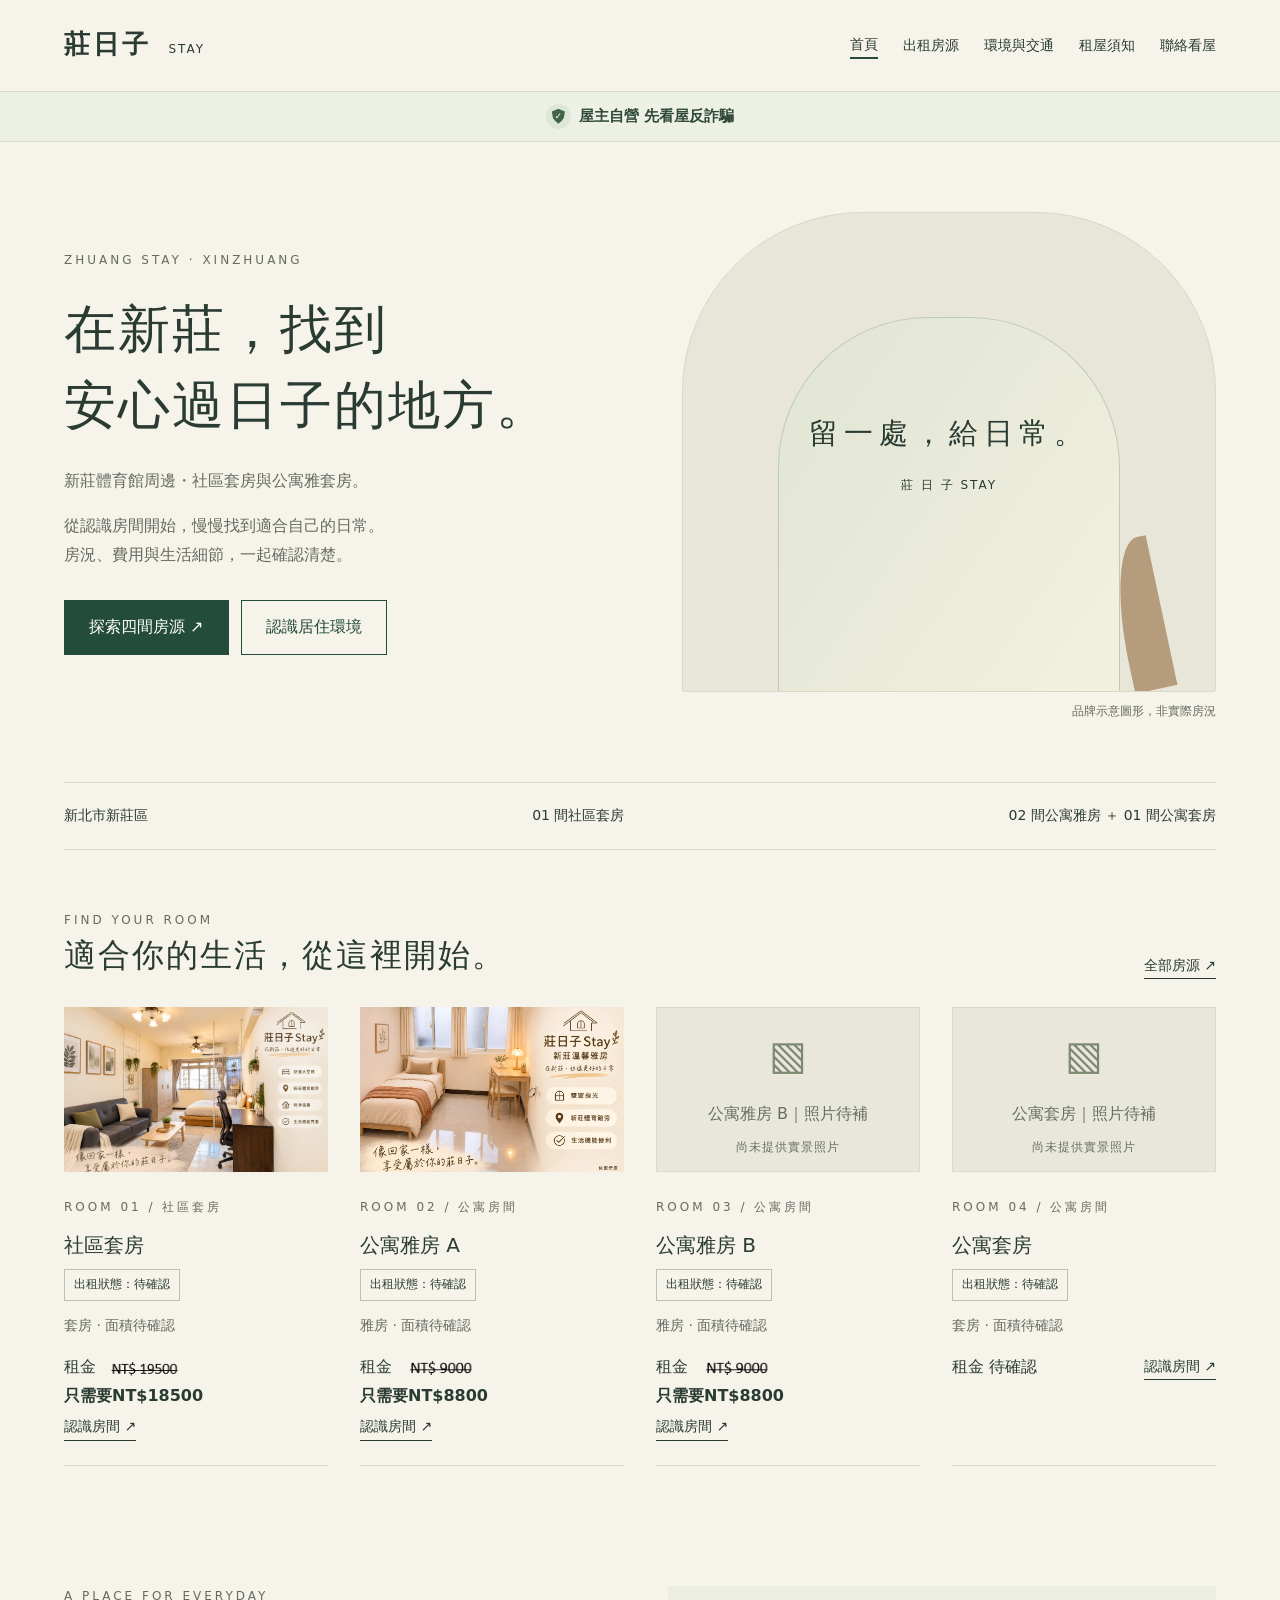
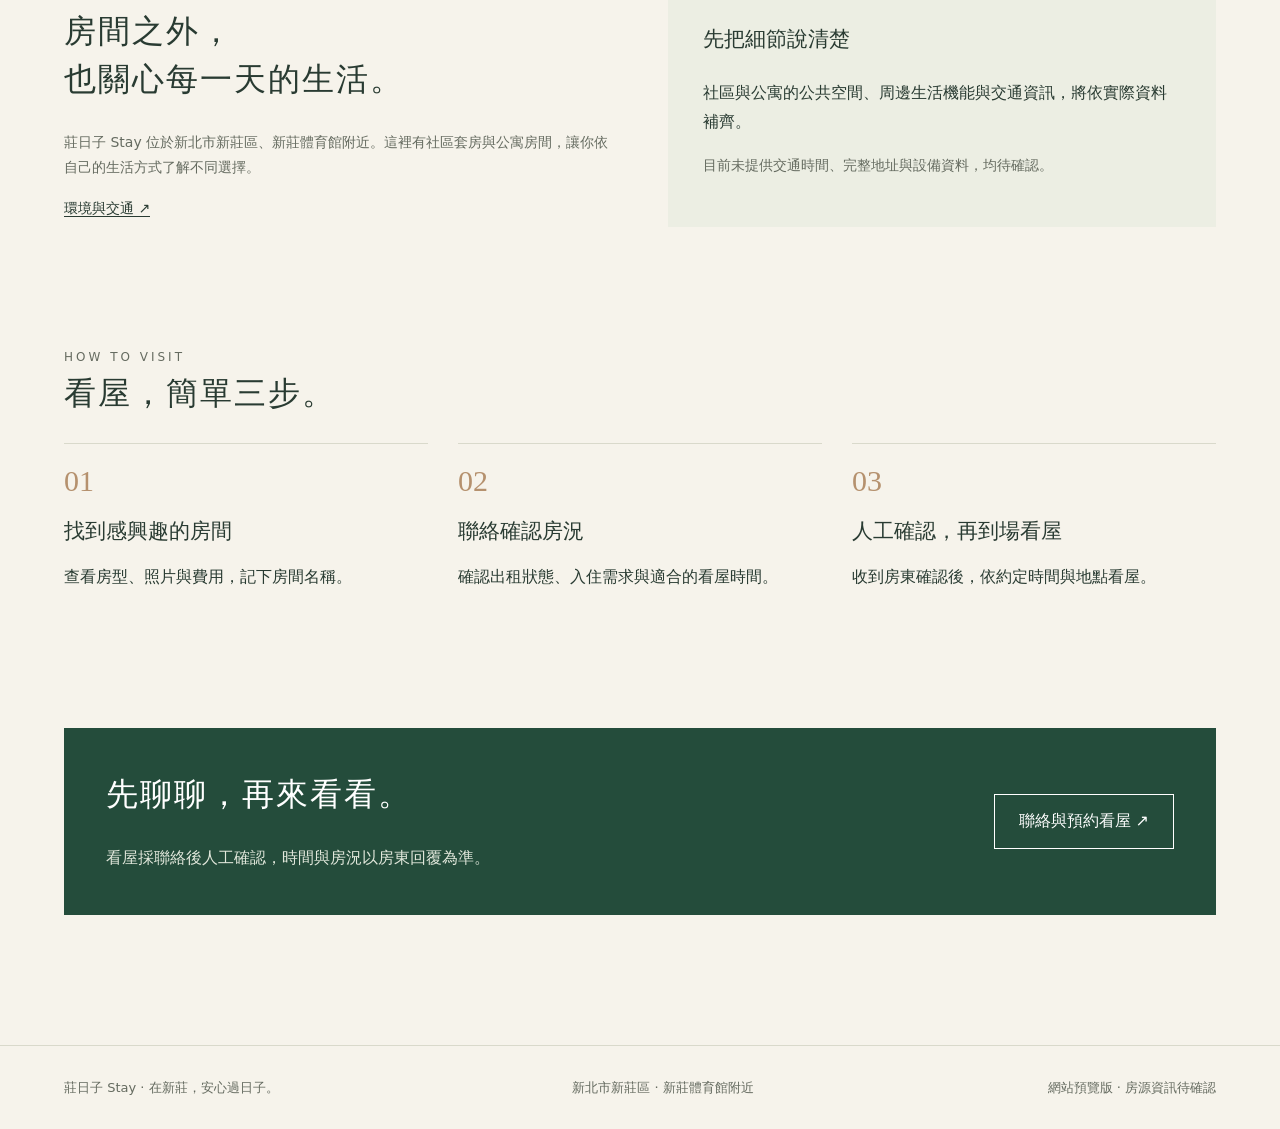
<file: index.html>
<!doctype html><html lang="zh-Hant"><head><meta charset="UTF-8"><meta name="viewport" content="width=device-width, initial-scale=1"><meta name="description" content="莊日子 Stay｜新莊體育館周邊，社區套房與公寓雅套房。了解房況、費用與居住環境，聯絡預約看屋。"><title>首頁｜莊日子 Stay</title><link rel="stylesheet" href="style.css"><script defer src="data.js?v=apartment-room-b-rent"></script><script defer src="app.js?v=apartment-room-b-rent"></script>
<style>
  .owner-notice {
    display: flex;
    align-items: center;
    justify-content: center;
    gap: 8px;
    padding: 12px 16px;
    background: #edf0e5;
    border-bottom: 1px solid #d5ddcc;
    color: #304939;
    font-size: 0.9375rem;
    font-weight: 700;
    line-height: 1.5;
  }
  .owner-notice-icon {
    display: grid;
    flex: none;
    place-items: center;
    width: 25px;
    height: 25px;
    border-radius: 50%;
    background: #dce7d6;
  }
  .owner-notice-shield {
    display: grid;
    place-items: center;
    width: 13px;
    height: 15px;
    clip-path: polygon(50% 0, 100% 18%, 92% 62%, 74% 82%, 50% 100%, 26% 82%, 8% 62%, 0 18%);
    background: #416347;
    color: #fff;
    font: 700 9px/1 system-ui, sans-serif;
  }
</style>
<script>
document.addEventListener('DOMContentLoaded', () => {
  const header = document.querySelector('#app > header');
  const notice = document.getElementById('owner-notice-template');
  if (header && notice) {
    header.after(notice.content.cloneNode(true));
  }
});
</script>
</head><body data-page="home" data-room="index"><div id="app"></div>
<template id="owner-notice-template">
  <aside class="owner-notice" aria-label="反詐騙提醒">
    <span class="owner-notice-icon" aria-hidden="true"><span class="owner-notice-shield">✓</span></span>
    <span>屋主自營 先看屋反詐騙</span>
  </aside>
</template>
<noscript>此預覽需要 JavaScript 才能呈現房源資料，請啟用 JavaScript 後重新整理。</noscript></body></html>
</file>
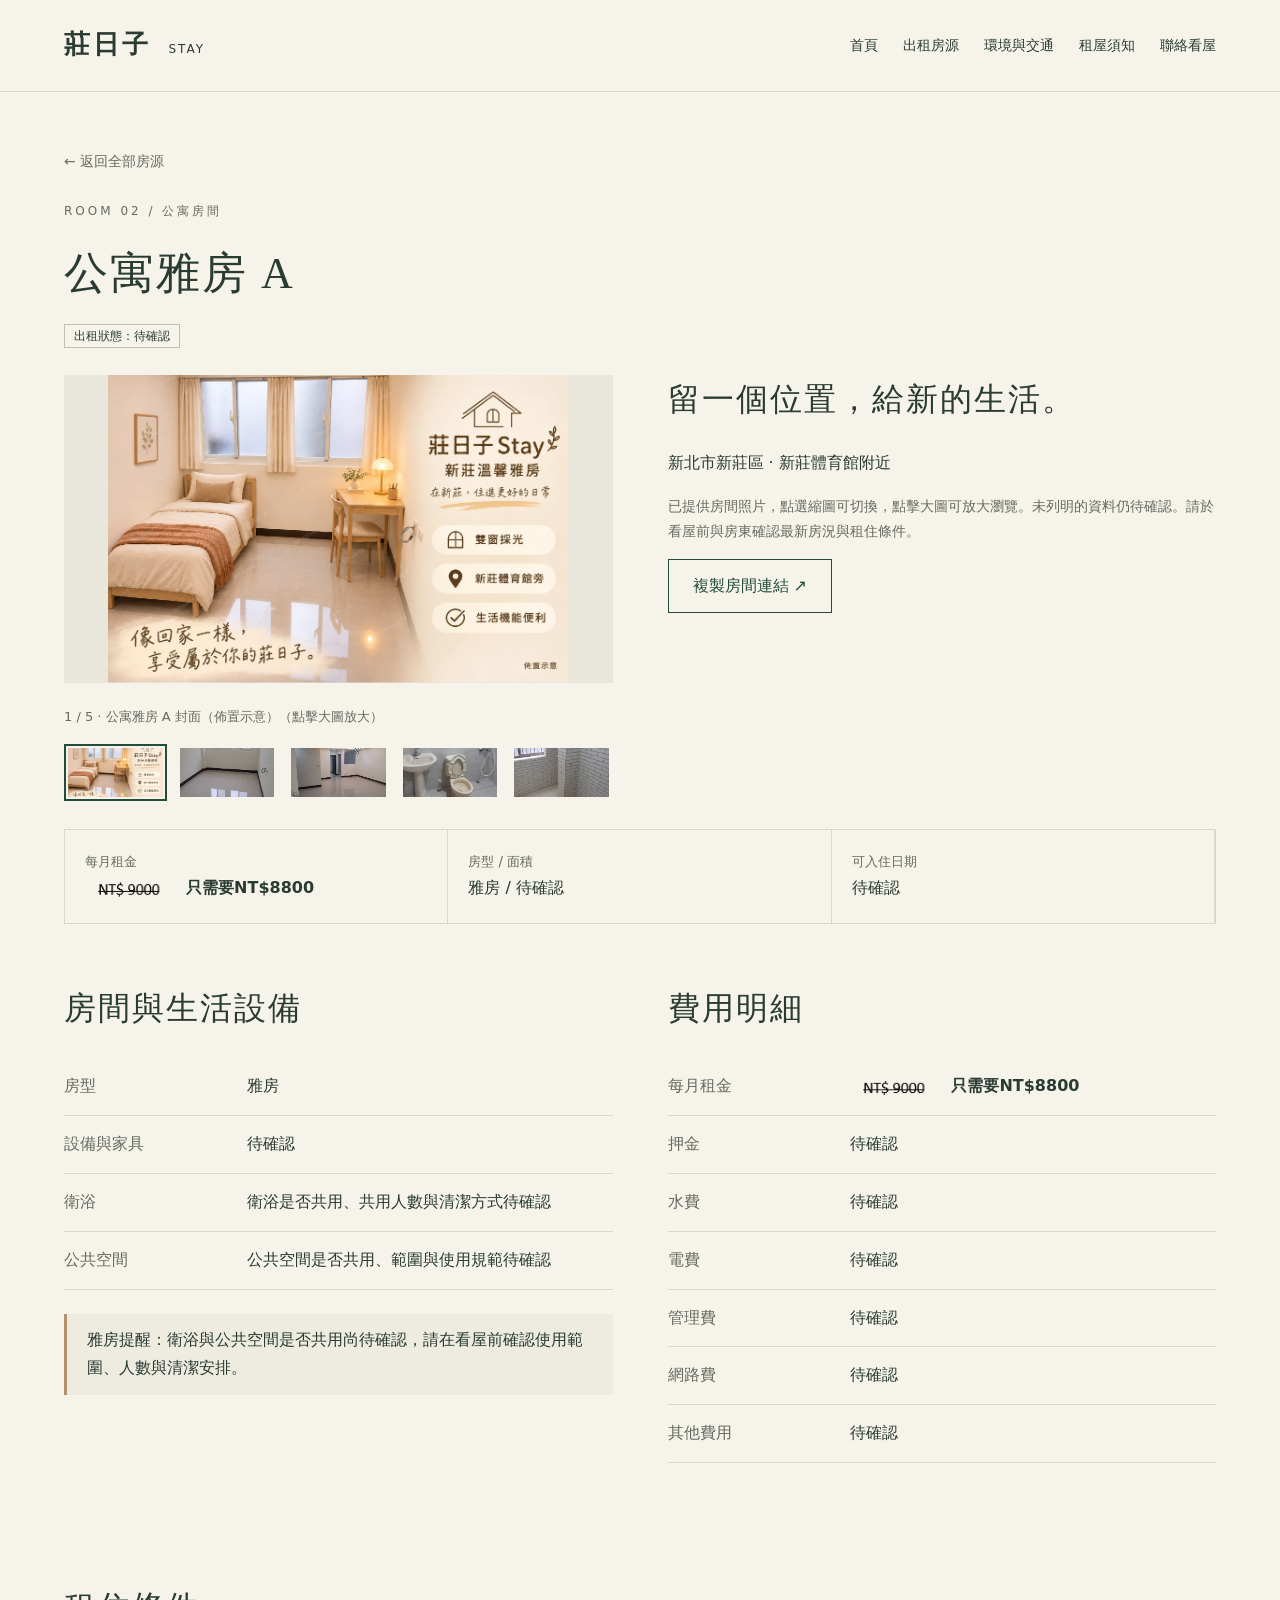
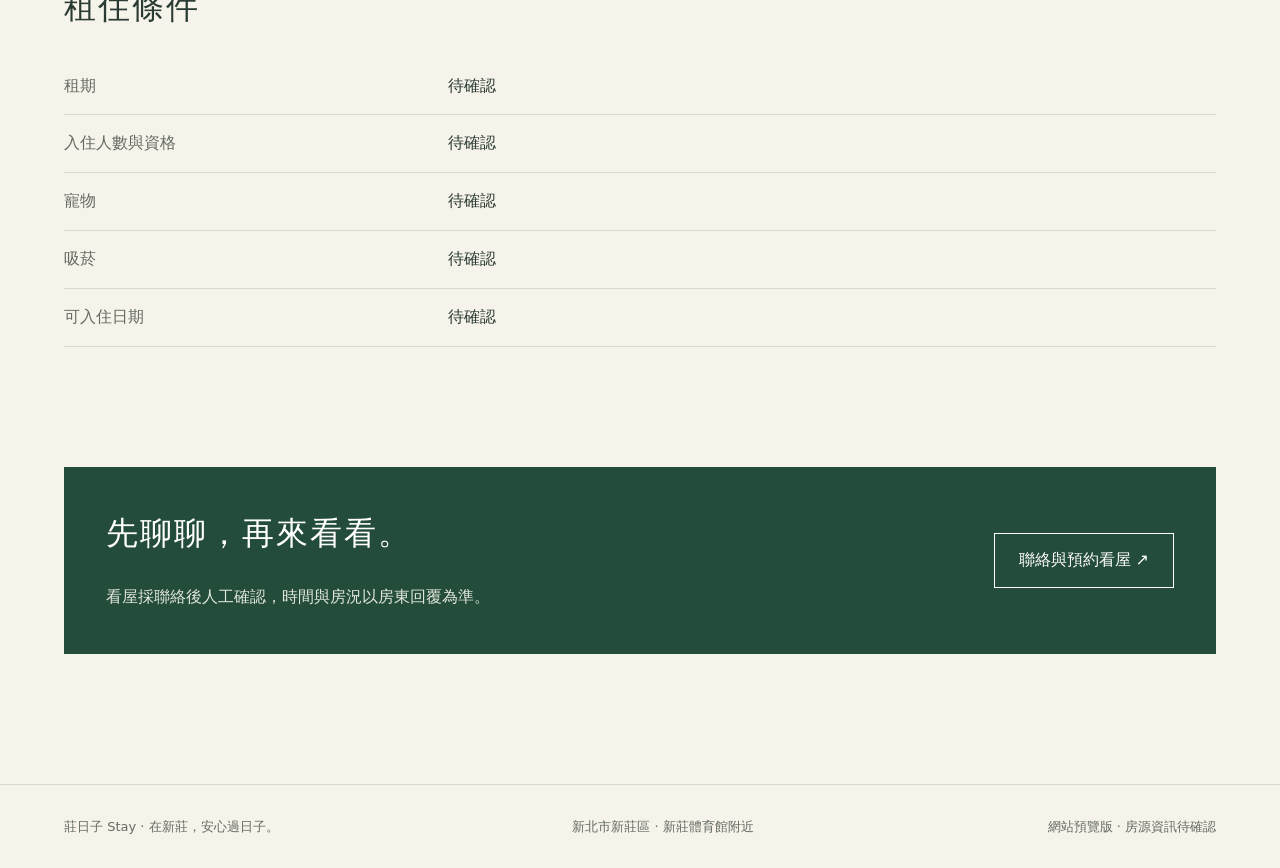
<file: apartment-room-a.html>
<!doctype html><html lang="zh-Hant"><head><meta charset="UTF-8"><meta name="viewport" content="width=device-width, initial-scale=1"><meta name="description" content="莊日子 Stay｜新莊體育館周邊，社區套房與公寓雅套房。了解房況、費用與居住環境，聯絡預約看屋。"><title>房間介紹｜莊日子 Stay</title><link rel="stylesheet" href="style.css"><script defer src="data.js?v=apartment-room-a-rent"></script><script defer src="app.js?v=apartment-room-a-rent"></script></head><body data-page="room" data-room="apartment-room-a"><div id="app"></div><noscript>此預覽需要 JavaScript 才能呈現房源資料，請啟用 JavaScript 後重新整理。</noscript></body></html>
</file>
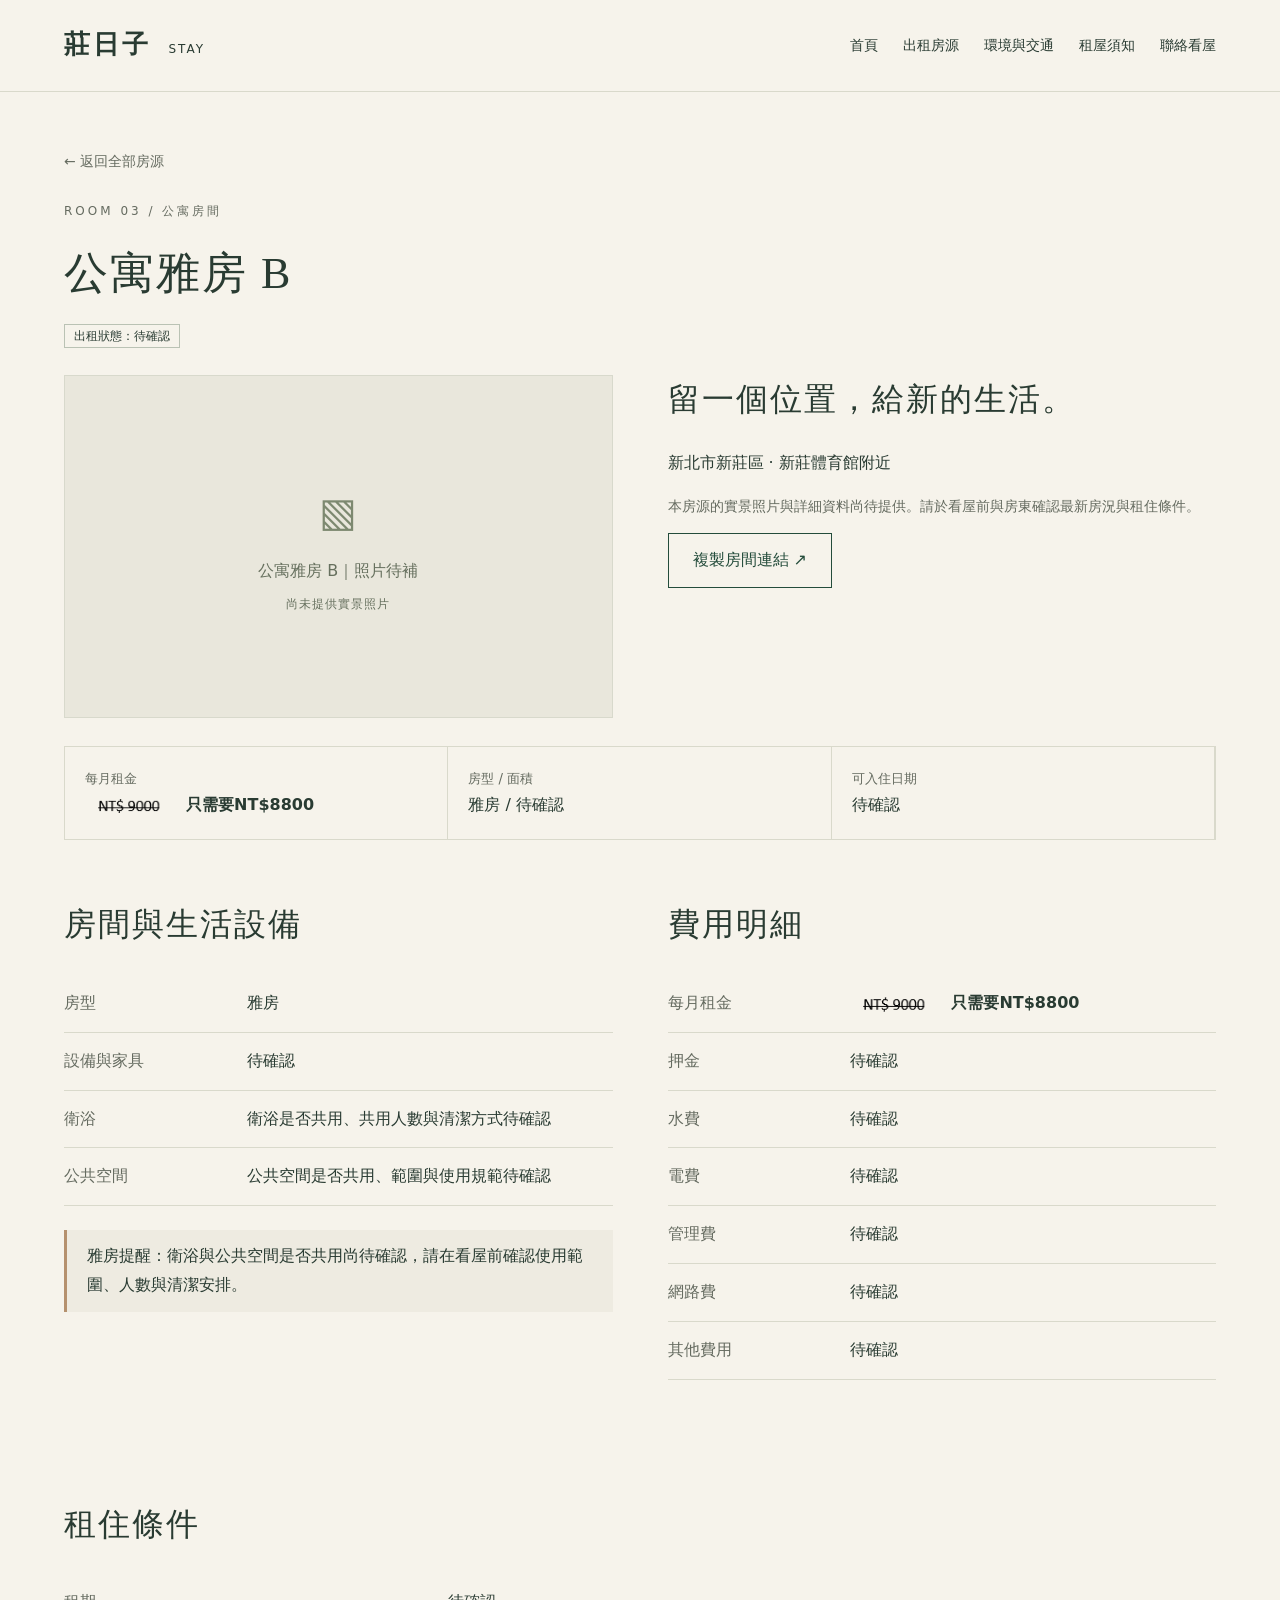
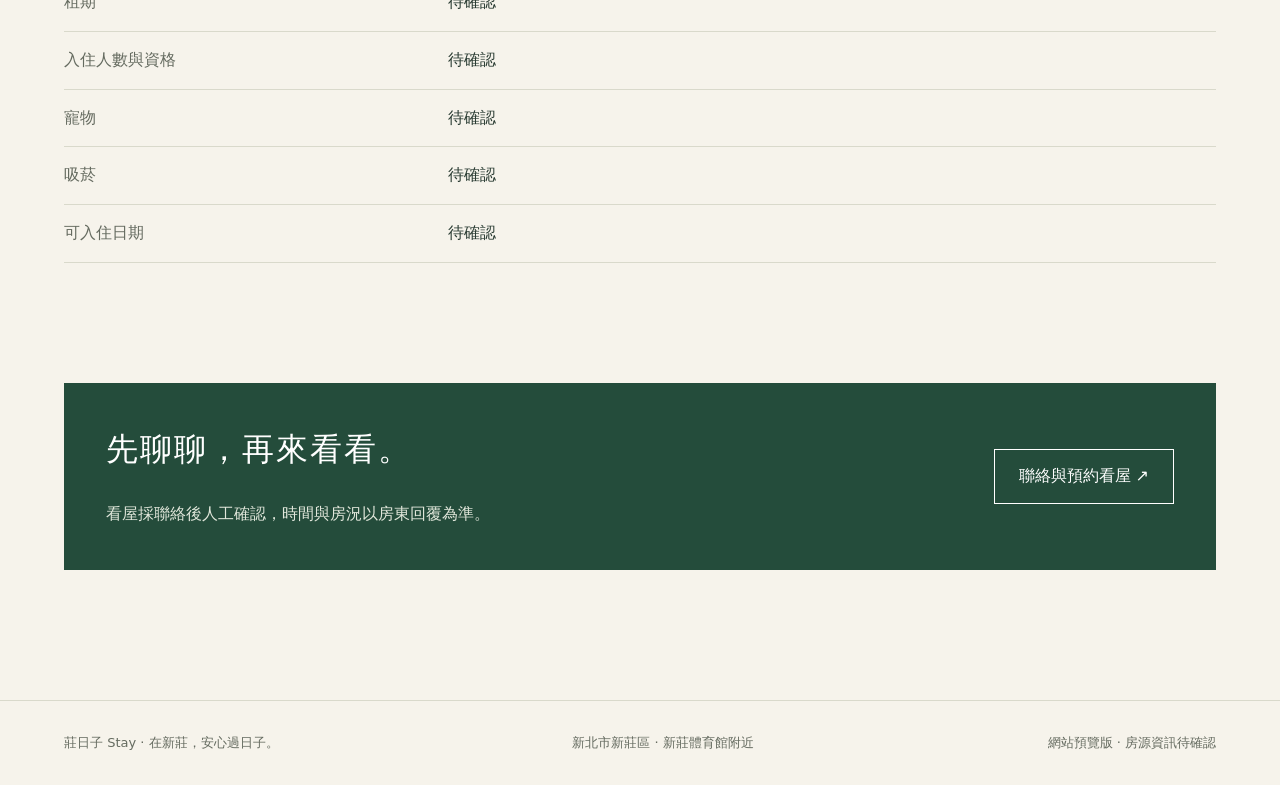
<file: apartment-room-b.html>
<!doctype html><html lang="zh-Hant"><head><meta charset="UTF-8"><meta name="viewport" content="width=device-width, initial-scale=1"><meta name="description" content="莊日子 Stay｜新莊體育館周邊，社區套房與公寓雅套房。了解房況、費用與居住環境，聯絡預約看屋。"><title>房間介紹｜莊日子 Stay</title><link rel="stylesheet" href="style.css"><script defer src="data.js?v=apartment-room-b-rent"></script><script defer src="app.js?v=apartment-room-b-rent"></script></head><body data-page="room" data-room="apartment-room-b"><div id="app"></div><noscript>此預覽需要 JavaScript 才能呈現房源資料，請啟用 JavaScript 後重新整理。</noscript></body></html>
</file>
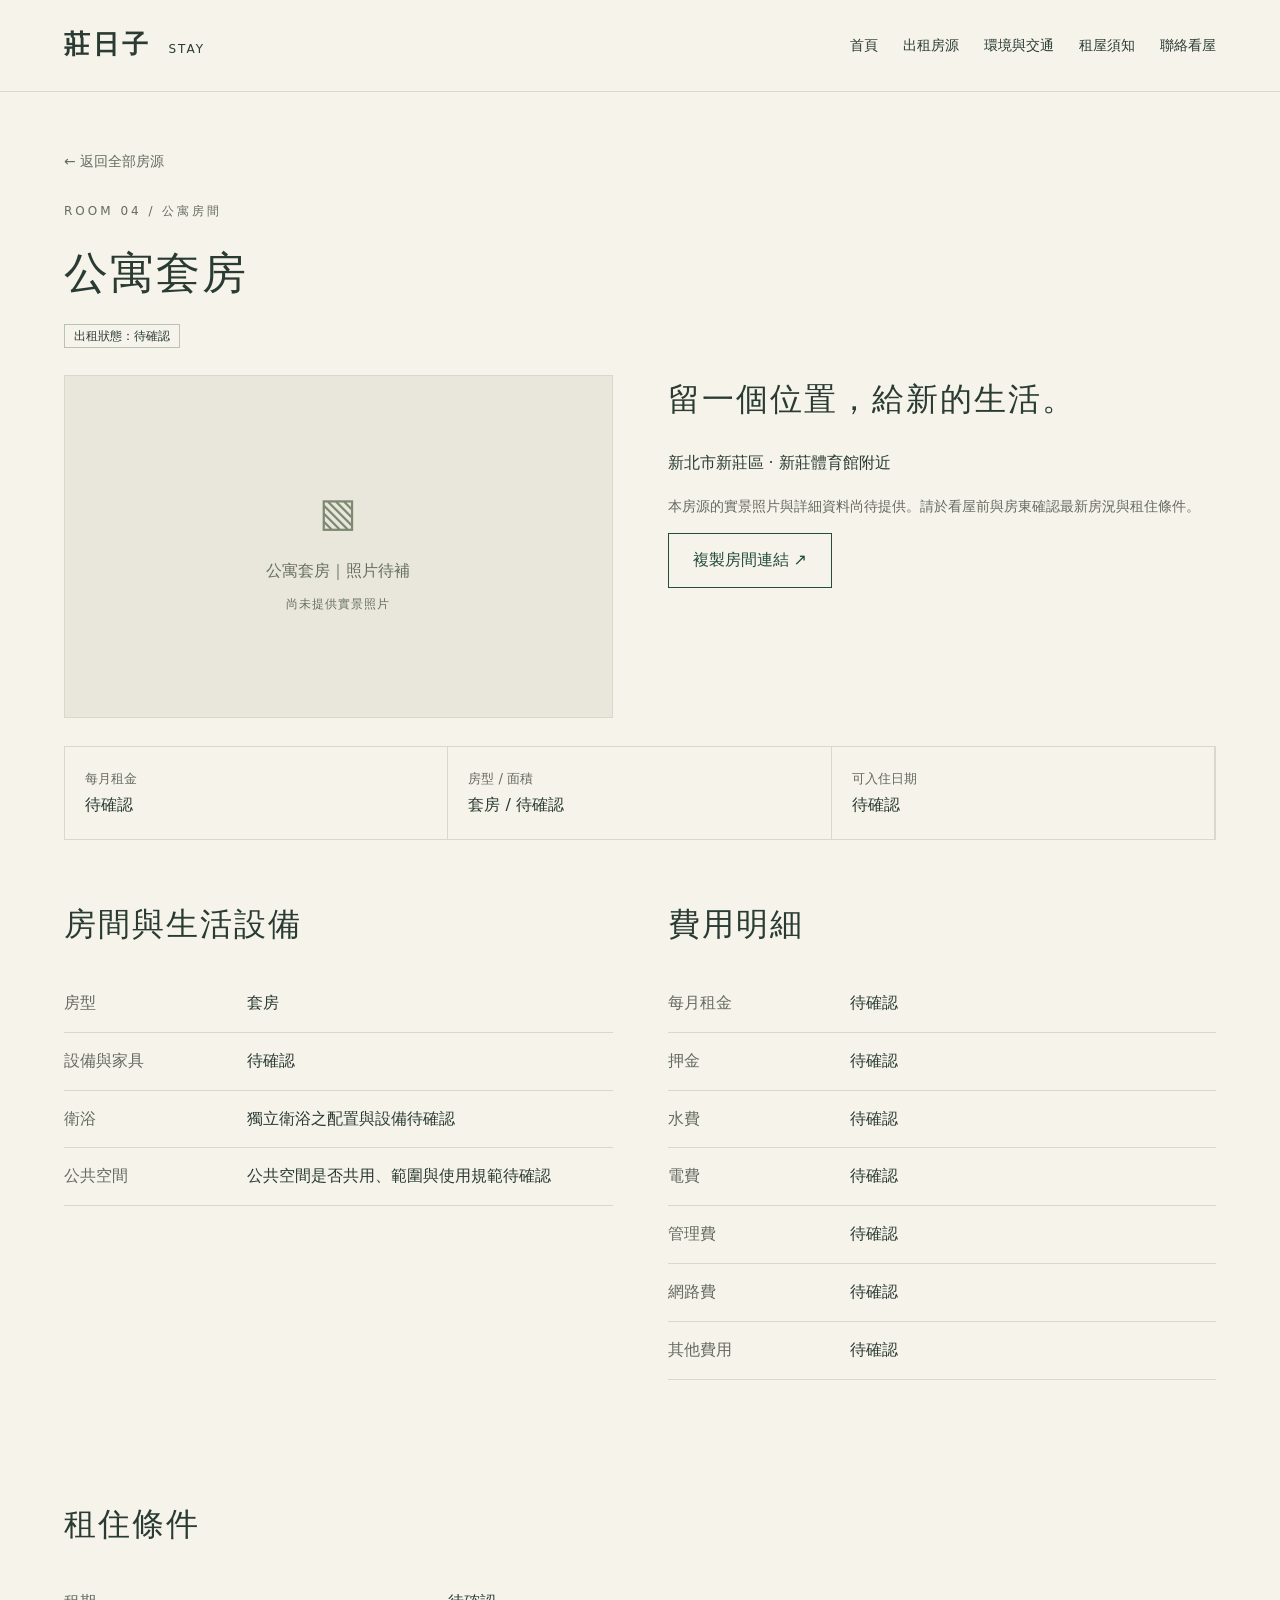
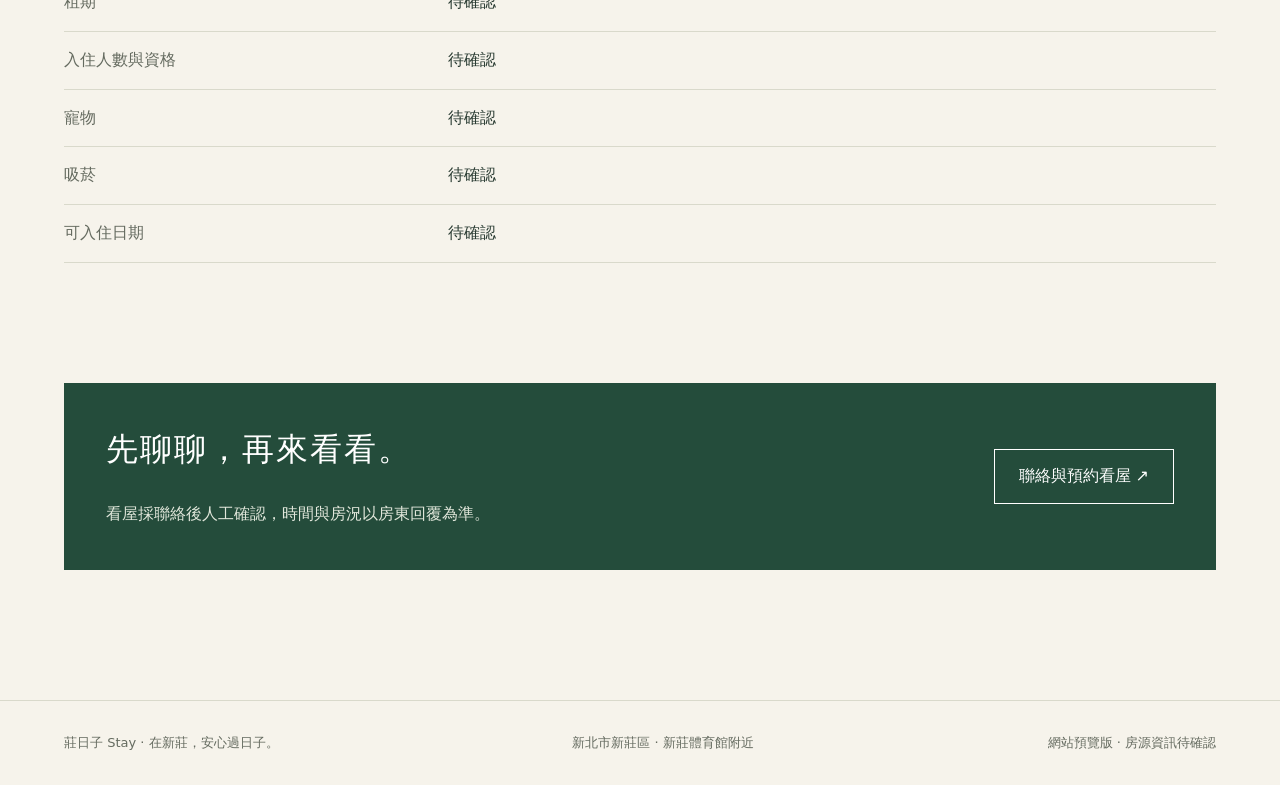
<file: apartment-suite.html>
<!doctype html><html lang="zh-Hant"><head><meta charset="UTF-8"><meta name="viewport" content="width=device-width, initial-scale=1"><meta name="description" content="莊日子 Stay｜新莊體育館周邊，社區套房與公寓雅套房。了解房況、費用與居住環境，聯絡預約看屋。"><title>房間介紹｜莊日子 Stay</title><link rel="stylesheet" href="style.css"><script defer src="data.js"></script><script defer src="app.js"></script></head><body data-page="room" data-room="apartment-suite"><div id="app"></div><noscript>此預覽需要 JavaScript 才能呈現房源資料，請啟用 JavaScript 後重新整理。</noscript></body></html>
</file>
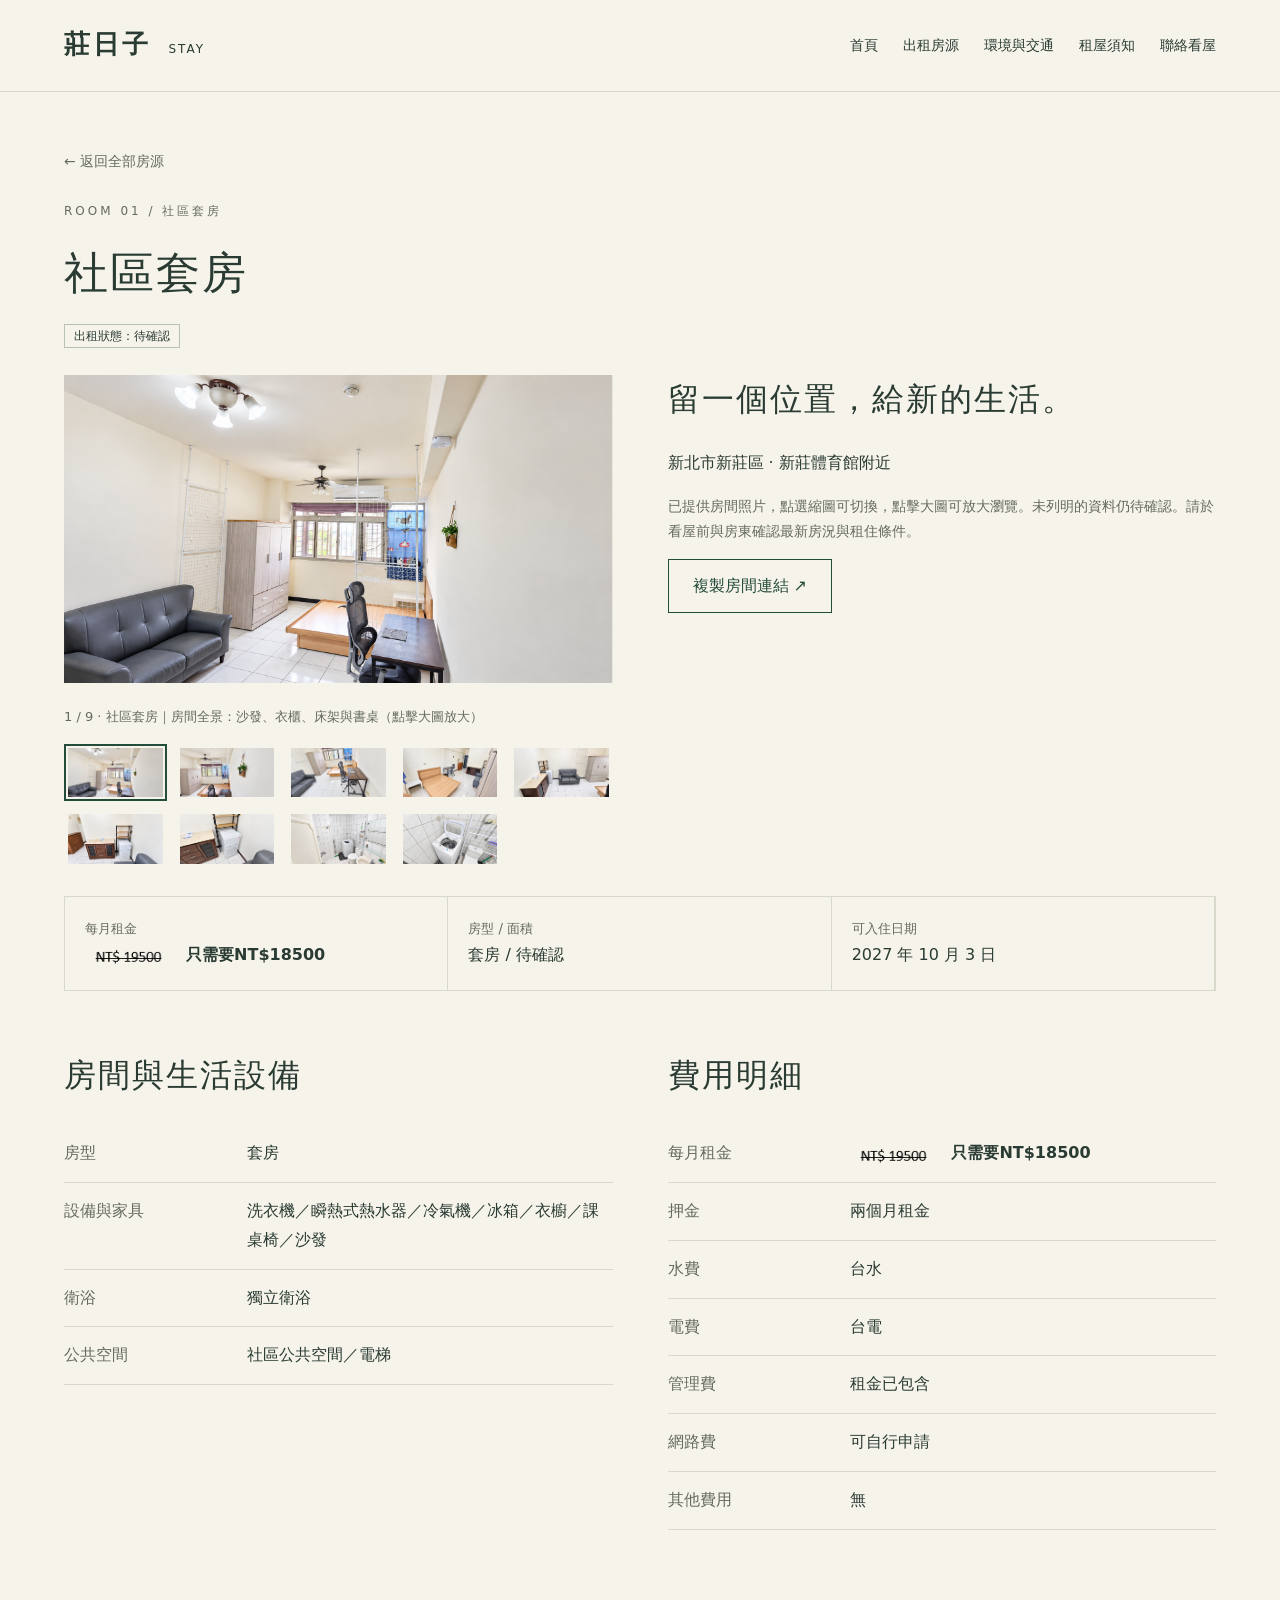
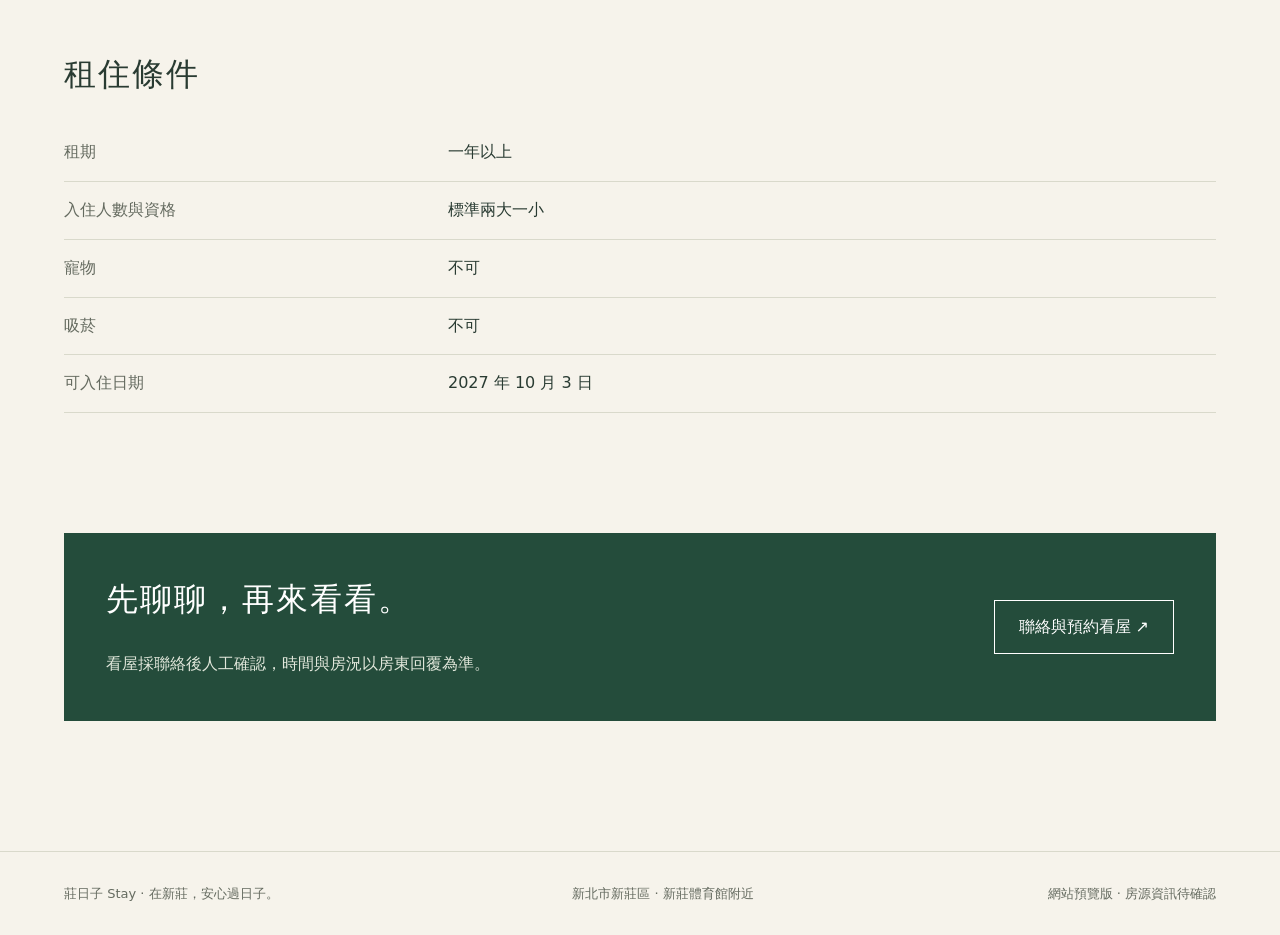
<file: community-suite.html>
<!doctype html><html lang="zh-Hant"><head><meta charset="UTF-8"><meta name="viewport" content="width=device-width, initial-scale=1"><meta name="description" content="莊日子 Stay｜新莊體育館周邊，社區套房與公寓雅套房。了解房況、費用與居住環境，聯絡預約看屋。"><title>房間介紹｜莊日子 Stay</title><link rel="stylesheet" href="style.css"><script defer src="data.js?v=community-rent"></script><script defer src="app.js?v=community-rent"></script></head><body data-page="room" data-room="community-suite"><div id="app"></div><noscript>此預覽需要 JavaScript 才能呈現房源資料，請啟用 JavaScript 後重新整理。</noscript></body></html>
</file>
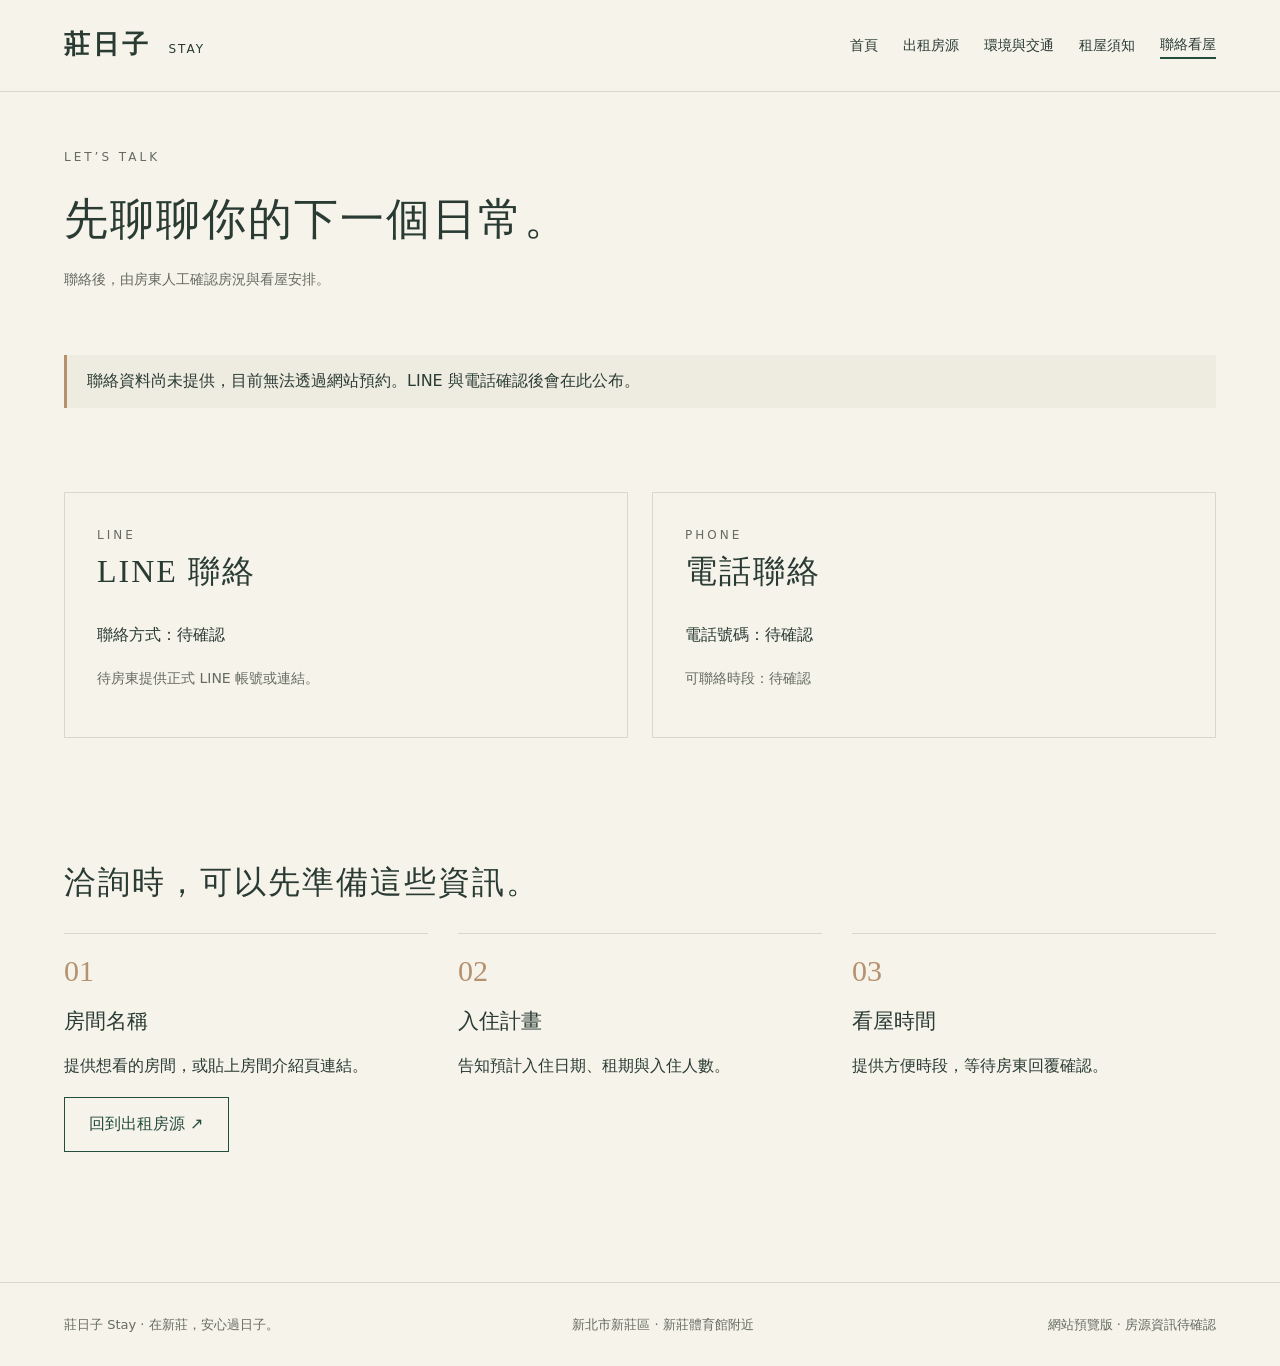
<file: contact.html>
<!doctype html><html lang="zh-Hant"><head><meta charset="UTF-8"><meta name="viewport" content="width=device-width, initial-scale=1"><meta name="description" content="莊日子 Stay｜新莊體育館周邊，社區套房與公寓雅套房。了解房況、費用與居住環境，聯絡預約看屋。"><title>聯絡看屋｜莊日子 Stay</title><link rel="stylesheet" href="style.css"><script defer src="data.js"></script><script defer src="app.js"></script></head><body data-page="contact" data-room="contact"><div id="app"></div><noscript>此預覽需要 JavaScript 才能呈現房源資料，請啟用 JavaScript 後重新整理。</noscript></body></html>
</file>
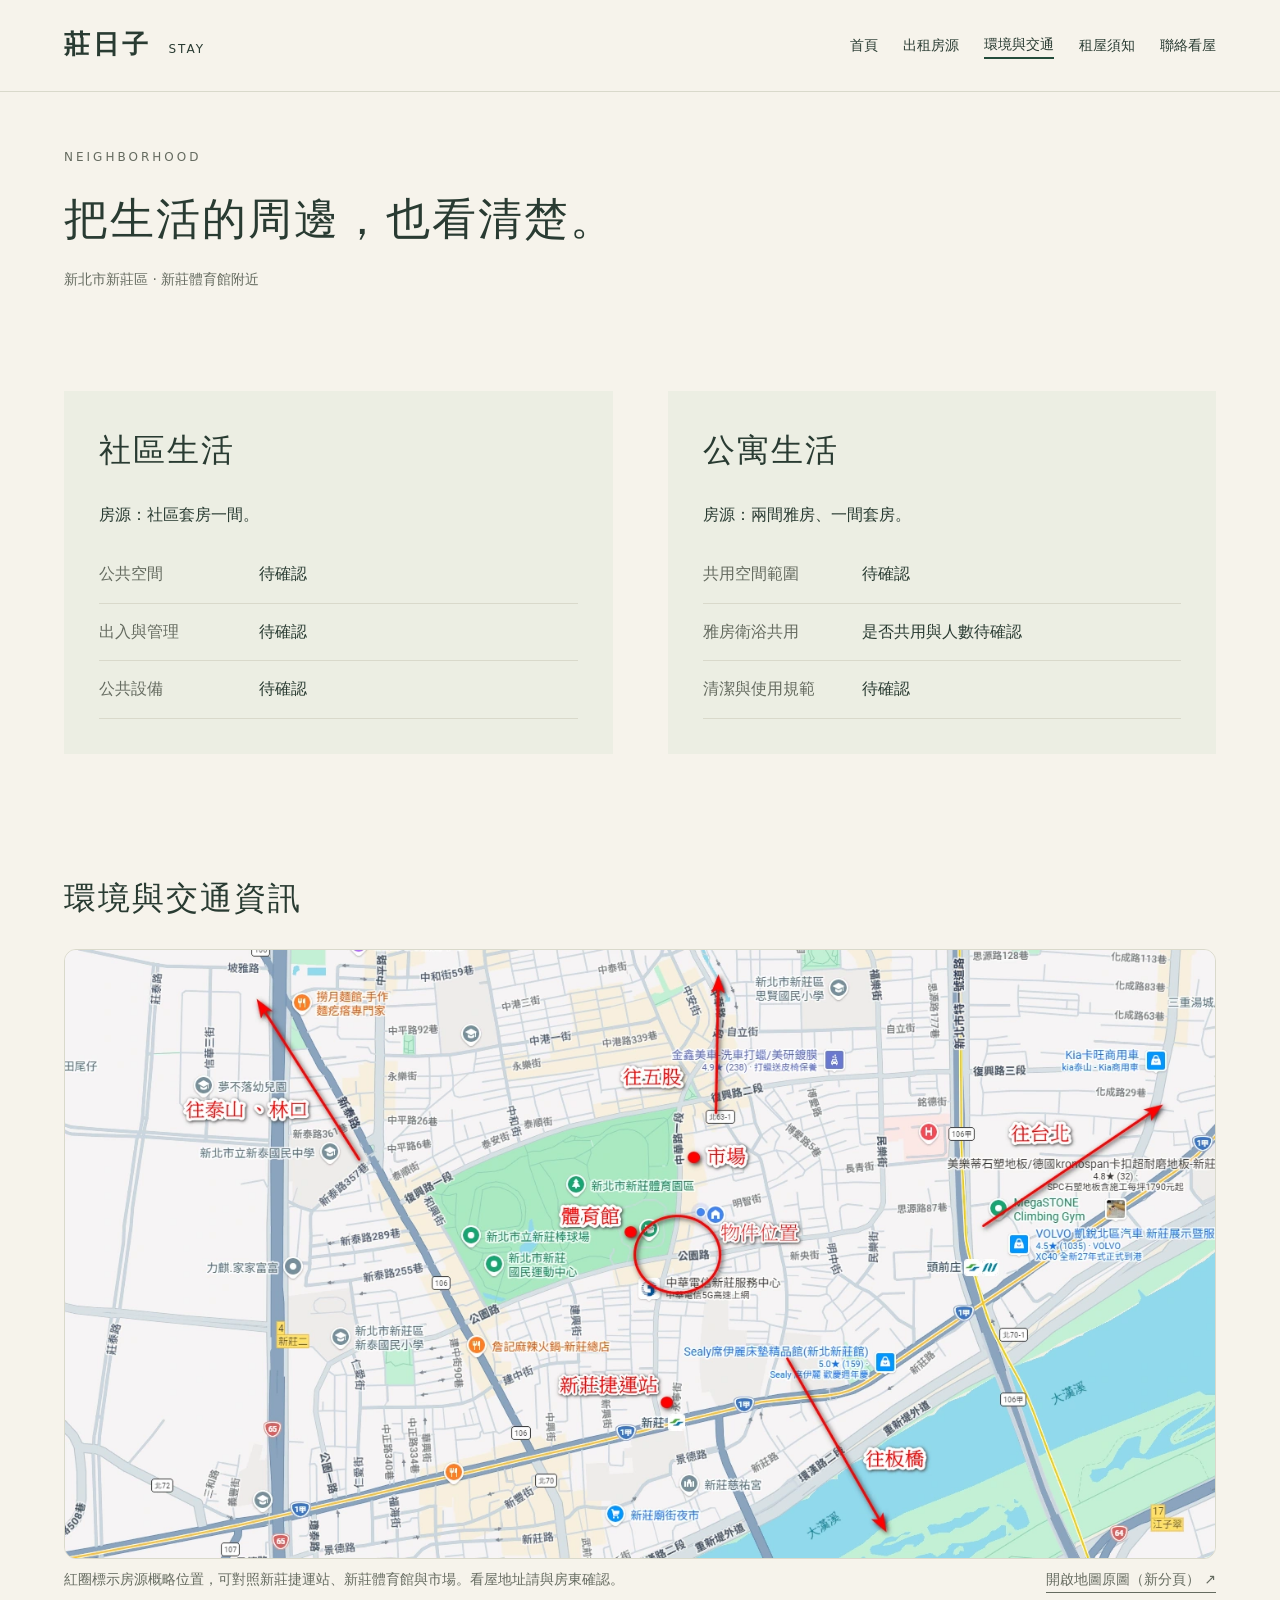
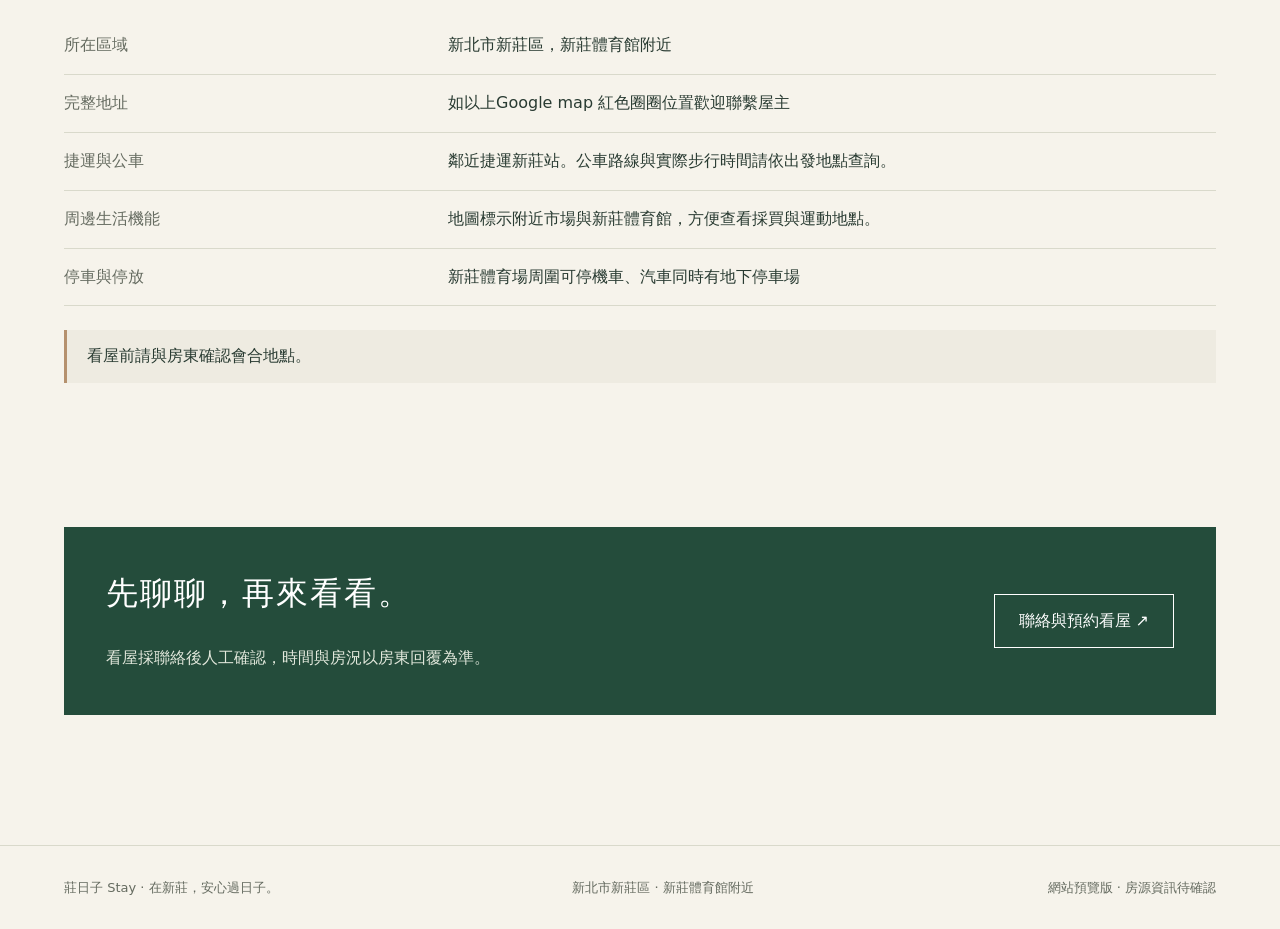
<file: environment.html>
<!doctype html><html lang="zh-Hant"><head><meta charset="UTF-8"><meta name="viewport" content="width=device-width, initial-scale=1"><meta name="description" content="莊日子 Stay｜新莊體育館周邊，社區套房與公寓雅套房。了解房況、費用與居住環境，聯絡預約看屋。"><title>環境與交通｜莊日子 Stay</title><link rel="stylesheet" href="style.css?v=neighborhood-map"><script defer src="data.js"></script><script defer src="app.js?v=transport-info"></script></head><body data-page="environment" data-room="environment"><div id="app"></div><noscript>此預覽需要 JavaScript 才能呈現房源資料，請啟用 JavaScript 後重新整理。</noscript></body></html>
</file>
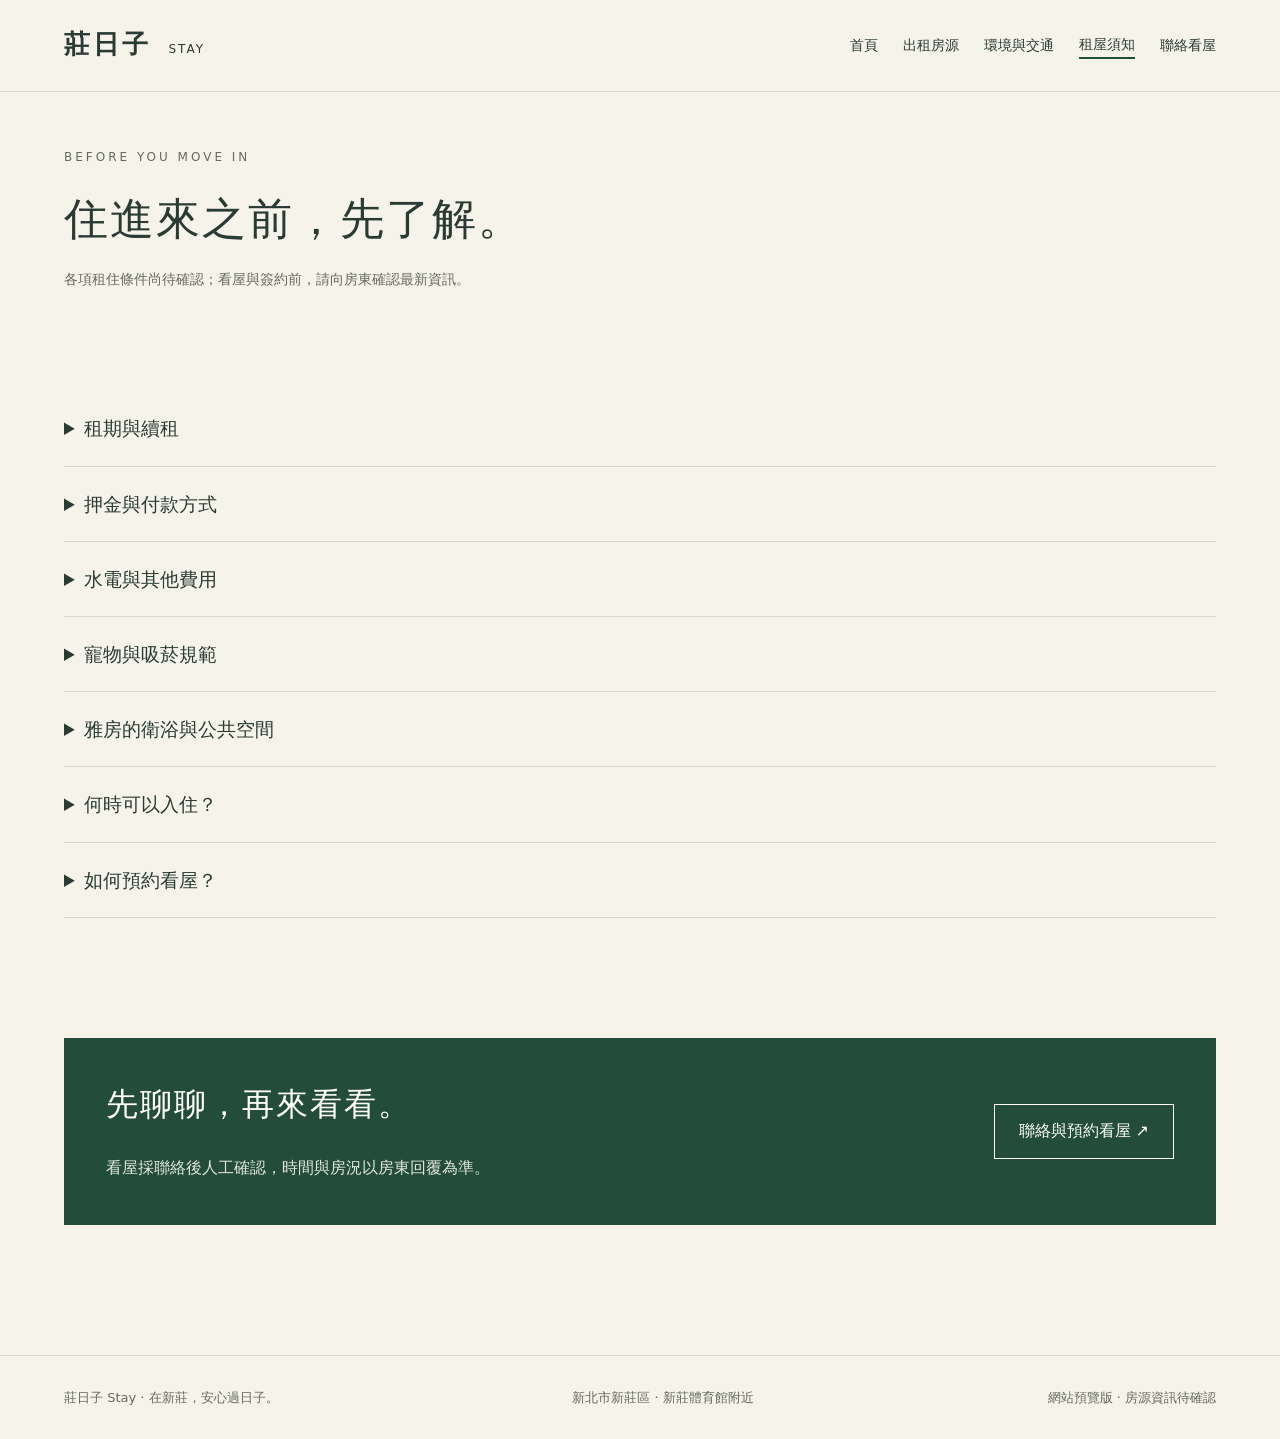
<file: faq.html>
<!doctype html><html lang="zh-Hant"><head><meta charset="UTF-8"><meta name="viewport" content="width=device-width, initial-scale=1"><meta name="description" content="莊日子 Stay｜新莊體育館周邊，社區套房與公寓雅套房。了解房況、費用與居住環境，聯絡預約看屋。"><title>租屋須知｜莊日子 Stay</title><link rel="stylesheet" href="style.css"><script defer src="data.js"></script><script defer src="app.js"></script></head><body data-page="faq" data-room="faq"><div id="app"></div><noscript>此預覽需要 JavaScript 才能呈現房源資料，請啟用 JavaScript 後重新整理。</noscript></body></html>
</file>
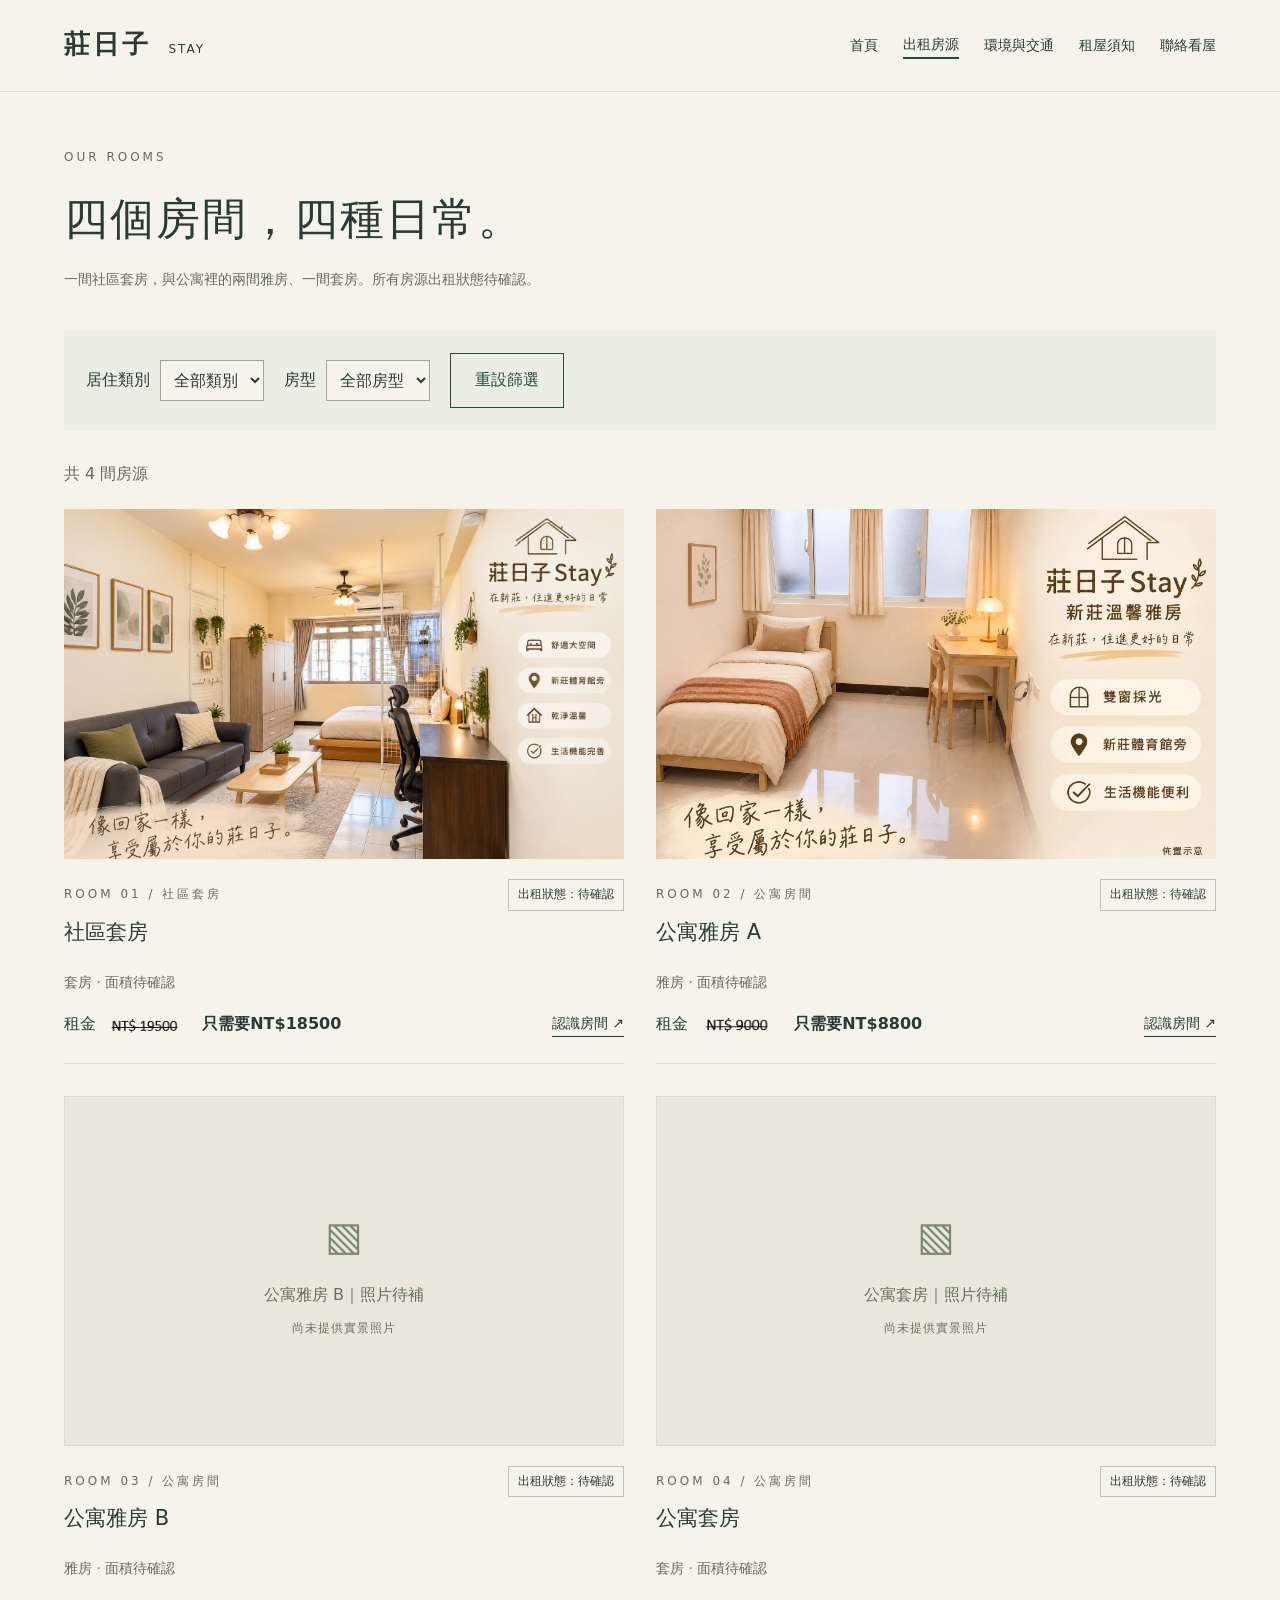
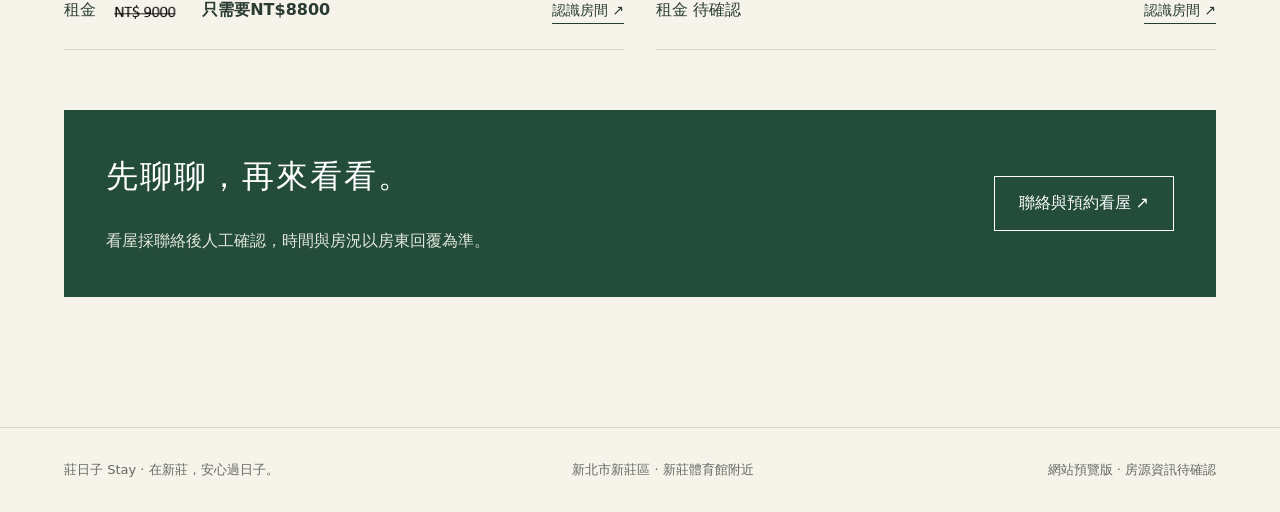
<file: rooms.html>
<!doctype html><html lang="zh-Hant"><head><meta charset="UTF-8"><meta name="viewport" content="width=device-width, initial-scale=1"><meta name="description" content="莊日子 Stay｜新莊體育館周邊，社區套房與公寓雅套房。了解房況、費用與居住環境，聯絡預約看屋。"><title>出租房源｜莊日子 Stay</title><link rel="stylesheet" href="style.css"><script defer src="data.js?v=apartment-room-b-rent"></script><script defer src="app.js?v=apartment-room-b-rent"></script></head><body data-page="rooms" data-room="rooms"><div id="app"></div><noscript>此預覽需要 JavaScript 才能呈現房源資料，請啟用 JavaScript 後重新整理。</noscript></body></html>
</file>
<file: style.css>
:root{--paper:#f6f3eb;--ink:#293b32;--green:#244c3b;--muted:#656b60;--line:#d9d9cb;--warm:#b5916e}*{box-sizing:border-box}body{margin:0;background:var(--paper);color:var(--ink);font:16px/1.8 system-ui,-apple-system,"Microsoft JhengHei",sans-serif}a{color:inherit;text-decoration:none}button,select{font:inherit}button,a,select{ -webkit-tap-highlight-color:transparent}a:focus-visible,button:focus-visible,select:focus-visible,summary:focus-visible{outline:3px solid #a56a35;outline-offset:5px}header{border-bottom:1px solid var(--line);background:var(--paper)}.nav{max-width:1320px;margin:auto;display:flex;align-items:center;justify-content:space-between;padding:22px 5%;gap:24px}.brand{font-family:serif;font-size:26px;font-weight:bold;letter-spacing:3px}.brand small{font:12px system-ui;letter-spacing:2px;margin-left:8px}nav{display:flex;gap:25px;align-items:center;font-size:14px}nav a[aria-current=page]{border-bottom:2px solid var(--green)}.btn{display:inline-block;background:var(--green);color:#fff;padding:12px 24px;border:1px solid var(--green);cursor:pointer}.btn.light{background:transparent;color:var(--green)}main{max-width:1320px;margin:auto;padding:0 5%}.eyebrow{font-size:12px;letter-spacing:3px;text-transform:uppercase;color:var(--muted)}.hero{display:grid;grid-template-columns:1.05fr 1fr;gap:5%;padding:70px 0 60px;align-items:center}h1,h2,h3,p{margin-top:0}h1{font-family:serif;font-weight:500;font-size:clamp(34px,4.1vw,60px);line-height:1.45;letter-spacing:2px;margin:20px 0 24px}h2{font-family:serif;font-size:32px;font-weight:500;letter-spacing:2px;line-height:1.5}h3{font-size:21px;font-weight:500}.hero p{color:var(--muted)}.actions{display:flex;gap:12px;flex-wrap:wrap;margin:30px 0}.hero-art{height:480px;background:#e8e6d9;border-radius:180px 180px 3px 3px;position:relative;overflow:hidden;display:grid;place-items:center;border:1px solid #d8d8c7}.hero-art:before{content:'';position:absolute;width:64%;height:78%;border:1px solid #c0c9b7;border-bottom:0;bottom:0;border-radius:150px 150px 0 0;background:linear-gradient(125deg,#e0e5d4,#f3f0df)}.hero-art:after{content:'';position:absolute;bottom:0;right:10%;width:8%;height:32%;background:#b49c7d;transform:rotate(-12deg);border-radius:80% 0 0 0}.art-label{z-index:1;text-align:center;font-family:serif;font-size:29px;letter-spacing:6px}.art-label small{display:block;font:12px/2 system-ui;letter-spacing:2px;margin-top:14px}.caption{font-size:12px;color:var(--muted);text-align:right;margin-top:9px}.strip{border-top:1px solid var(--line);border-bottom:1px solid var(--line);padding:20px 0;display:flex;gap:35px;justify-content:space-between;font-size:14px}section{padding:60px 0}.section-heading{display:flex;justify-content:space-between;align-items:end;gap:20px;margin-bottom:28px}.section-heading h2{margin-bottom:0}.cards{display:grid;grid-template-columns:repeat(2,1fr);gap:32px}.card{border-bottom:1px solid var(--line);padding-bottom:24px}.placeholder{aspect-ratio:16/10;background:#e9e7dc;display:flex;align-items:center;justify-content:center;flex-direction:column;color:#66705e;border:1px solid #d8d9cc;gap:8px}.placeholder .symbol{font-size:40px;font-family:serif;color:#7d8970}.placeholder small{font-size:12px;letter-spacing:1px}.card-head{display:flex;justify-content:space-between;gap:12px;margin:20px 0 12px}.card h3{margin:6px 0}.tag{font-size:12px;border:1px solid #bac2b4;padding:4px 9px;height:max-content;white-space:nowrap}.meta{color:var(--muted);font-size:14px}.card-bottom{display:flex;justify-content:space-between;align-items:center;margin-top:15px}.arrow{font-size:14px;border-bottom:1px solid}.split{display:grid;grid-template-columns:1fr 1fr;gap:55px}.panel{background:#eceee3;padding:35px}.steps{display:grid;grid-template-columns:repeat(3,1fr);gap:30px}.step{border-top:1px solid var(--line);padding-top:20px}.step b{font:30px serif;color:var(--warm)}.step h3{margin:12px 0}.cta{background:var(--green);color:#fff;padding:42px;display:flex;align-items:center;justify-content:space-between;gap:30px}.cta p{margin:0;color:#e1e7db}.cta .btn{border-color:#fff}.page-title{padding:55px 0 25px}.page-title h1{font-size:44px;margin-bottom:15px}.filters{display:flex;gap:20px;flex-wrap:wrap;background:#eceee3;padding:22px;margin-bottom:30px}.filters label{display:flex;align-items:center;gap:10px}.filters select{padding:9px;background:var(--paper);border:1px solid #9ea997;color:var(--ink)}.count{margin:20px 0;color:var(--muted)}.facts{display:grid;grid-template-columns:repeat(3,1fr);border:1px solid var(--line);margin-top:28px}.facts div{padding:20px;border-right:1px solid var(--line)}.facts small{display:block;color:var(--muted)}dl{display:grid;grid-template-columns:minmax(100px,1fr) 2fr;margin:0}dt,dd{padding:14px 0;border-bottom:1px solid var(--line);margin:0}dt{color:var(--muted)}details{border-bottom:1px solid var(--line);padding:20px 0}summary{cursor:pointer;font-size:19px}details p{margin:15px 0 0;color:var(--muted)}.notice{border-left:3px solid var(--warm);padding:12px 20px;background:#eeebe1;margin:24px 0}.contact-grid{display:grid;grid-template-columns:1fr 1fr;gap:24px}.contact-box{padding:32px;border:1px solid var(--line)}footer{margin-top:70px;border-top:1px solid var(--line);padding:30px 5%;display:flex;justify-content:space-between;gap:20px;font-size:13px;color:var(--muted)}.skip{position:absolute;top:-100px}.skip:focus{top:0;background:white;padding:12px;z-index:10}.back{font-size:14px;color:var(--muted)}dialog{border:0;padding:25px;max-width:850px;width:90%;background:var(--paper);color:var(--ink)}dialog::backdrop{background:#12251dcc}.gallery img{width:100%;height:100%;object-fit:cover}.gallery button{width:100%;border:0;padding:0;cursor:zoom-in;background:transparent}.gallery-thumbs{display:flex;gap:10px;margin-top:15px}.gallery-thumbs button{width:85px;height:65px}.gallery-thumbs img{width:100%;height:100%;object-fit:cover}.empty{padding:40px;border:1px solid var(--line)}@media(min-width:1100px){.cards.four{grid-template-columns:repeat(4,1fr)}.four .card-head{display:block}.four .tag{display:inline-block}.four h3{font-size:20px}}@media(max-width:800px){.nav{flex-wrap:wrap;gap:16px}nav{width:100%;overflow:auto;gap:22px;padding-bottom:5px;white-space:nowrap}nav .btn{padding:7px 12px}.hero{grid-template-columns:1fr;padding:38px 0;gap:22px}.hero-art{height:340px;border-radius:130px 130px 3px 3px}.strip{flex-wrap:wrap;gap:12px 25px}.split{grid-template-columns:1fr;gap:25px}.steps{grid-template-columns:1fr}.cta{display:block;padding:28px}.cta a{margin-top:22px}.page-title h1{font-size:34px}.contact-grid{grid-template-columns:1fr}.facts{grid-template-columns:1fr}.facts div{border-bottom:1px solid var(--line)}footer{flex-direction:column}.section-heading{align-items:start}.filters{display:block}.filters label{margin:10px 0}}@media(max-width:480px){.cards{grid-template-columns:1fr}h2{font-size:28px}section{padding:40px 0}.page-title{padding-top:35px}}

.room-cover{display:block;width:100%;aspect-ratio:16/10;object-fit:cover;object-position:center;border:0}

.gallery{min-width:0}.gallery #main-photo{display:block;width:100%;height:auto;aspect-ratio:16/9;object-fit:contain;background:#e9e7dc}.gallery-thumbs{display:grid;grid-template-columns:repeat(5,minmax(0,1fr));gap:9px}.gallery-thumbs button{display:block;width:100%;height:auto;aspect-ratio:16/9;cursor:pointer;border:2px solid transparent;padding:2px}.gallery-thumbs button[aria-pressed="true"]{border-color:var(--green)}.gallery-thumbs img{display:block}.gallery #gallery-caption{font-size:13px;margin:12px 0}.gallery-thumbs button:focus-visible{outline-offset:1px}#large-photo{display:block;max-height:75vh;object-fit:contain}@media(max-width:480px){.gallery-thumbs{grid-template-columns:repeat(3,minmax(0,1fr))}}
.neighborhood-map{margin:16px 0 24px}
.neighborhood-map > a,.neighborhood-map img{display:block}
.neighborhood-map img{width:100%;height:auto;border:1px solid var(--line);border-radius:12px}
.neighborhood-map figcaption{display:flex;flex-wrap:wrap;justify-content:space-between;gap:4px 20px;margin-top:8px}
</file>
